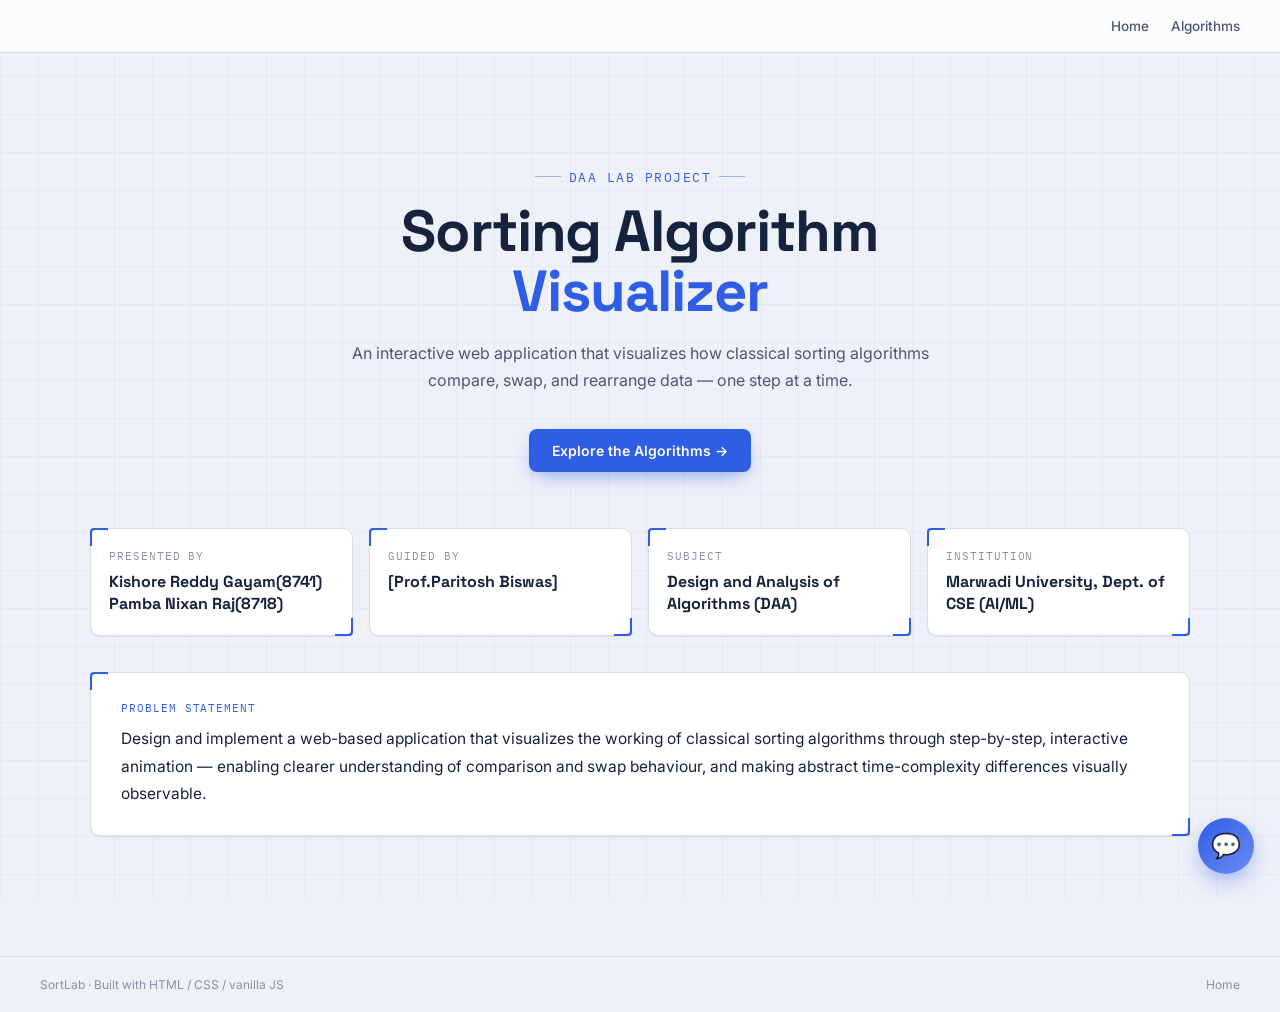
<file: index.html>
<!DOCTYPE html>
<html lang="en">
<head>
<meta charset="UTF-8">
<meta name="viewport" content="width=device-width, initial-scale=1.0">
<title>Sorting Algorithm Visualizer</title>
<link rel="preconnect" href="https://fonts.googleapis.com">
<link rel="preconnect" href="https://fonts.gstatic.com" crossorigin>
<link href="https://fonts.googleapis.com/css2?family=Space+Grotesk:wght@500;600;700&family=Inter:wght@400;500;600&family=IBM+Plex+Mono:wght@400;500;600&display=swap" rel="stylesheet">
<link rel="stylesheet" href="assets/style.css">
<script src="assets/data.js"></script>
<script>
  window.addEventListener('DOMContentLoaded', () => {
    document.getElementById('psText').textContent = PROJECT_INFO.problemStatement;
    document.getElementById('vStudent').textContent = PROJECT_INFO.studentName;
    document.getElementById('vFaculty').textContent = PROJECT_INFO.facultyName;
    document.getElementById('vSubject').textContent = PROJECT_INFO.subject;
    document.getElementById('vInstitution').textContent = PROJECT_INFO.institution;
  });
</script>
</head>
<body>

  <header class="site-header">
    <div></div>
    <nav class="nav-links">
      <a href="index.html">Home</a>
      <a href="algorithms.html">Algorithms</a>
    </nav>
  </header>

  <main class="page">
    <section class="cover-hero">
      <div class="cover-eyebrow">DAA Lab Project</div>
      <h1 class="cover-title">Sorting Algorithm<br><span class="accent">Visualizer</span></h1>
      <p class="cover-sub">An interactive web application that visualizes how classical sorting algorithms compare, swap, and rearrange data — one step at a time.</p>
      <div class="cover-actions">
        <a href="algorithms.html" class="btn btn-primary">Explore the Algorithms →</a>
      </div>

      <div class="info-grid">
        <div class="blueprint-panel info-card">
          <div class="label">Presented By</div>
          <div class="value" id="vStudent">—</div>
        </div>
        <div class="blueprint-panel info-card">
          <div class="label">Guided By</div>
          <div class="value" id="vFaculty">—</div>
        </div>
        <div class="blueprint-panel info-card">
          <div class="label">Subject</div>
          <div class="value" id="vSubject">—</div>
        </div>
        <div class="blueprint-panel info-card">
          <div class="label">Institution</div>
          <div class="value" id="vInstitution">—</div>
        </div>
      </div>

      <div class="blueprint-panel statement-panel">
        <div class="label">Problem Statement</div>
        <p id="psText">Loading…</p>
      </div>
    </section>
  </main>

  <footer class="site-footer">
    <span>SortLab · Built with HTML / CSS / vanilla JS</span>
    <span>Home</span>
  </footer>

  <!-- ---------------- SortLab assistant (rule-based, client-side chatbot) ---------------- -->
  <button class="chat-fab" id="chatFab" aria-label="Open SortLab assistant">💬</button>
  <div class="chat-window" id="chatWindow">
    <div class="chat-header">
      <div>
        <div class="title">SortLab Assistant</div>
        <div class="sub">ask about any algorithm</div>
      </div>
      <button class="chat-close" id="chatClose" aria-label="Close">✕</button>
    </div>
    <div class="chat-messages" id="chatMessages"></div>
    <div class="chat-suggestions" id="chatSuggestions"></div>
    <div class="chat-input-row">
      <input type="text" id="chatInput" placeholder="Ask a question or type an algorithm name…" autocomplete="off">
      <button id="chatSend">Send</button>
    </div>
  </div>

  <script src="assets/chatbot.js"></script>
</body>
</html>
</file>
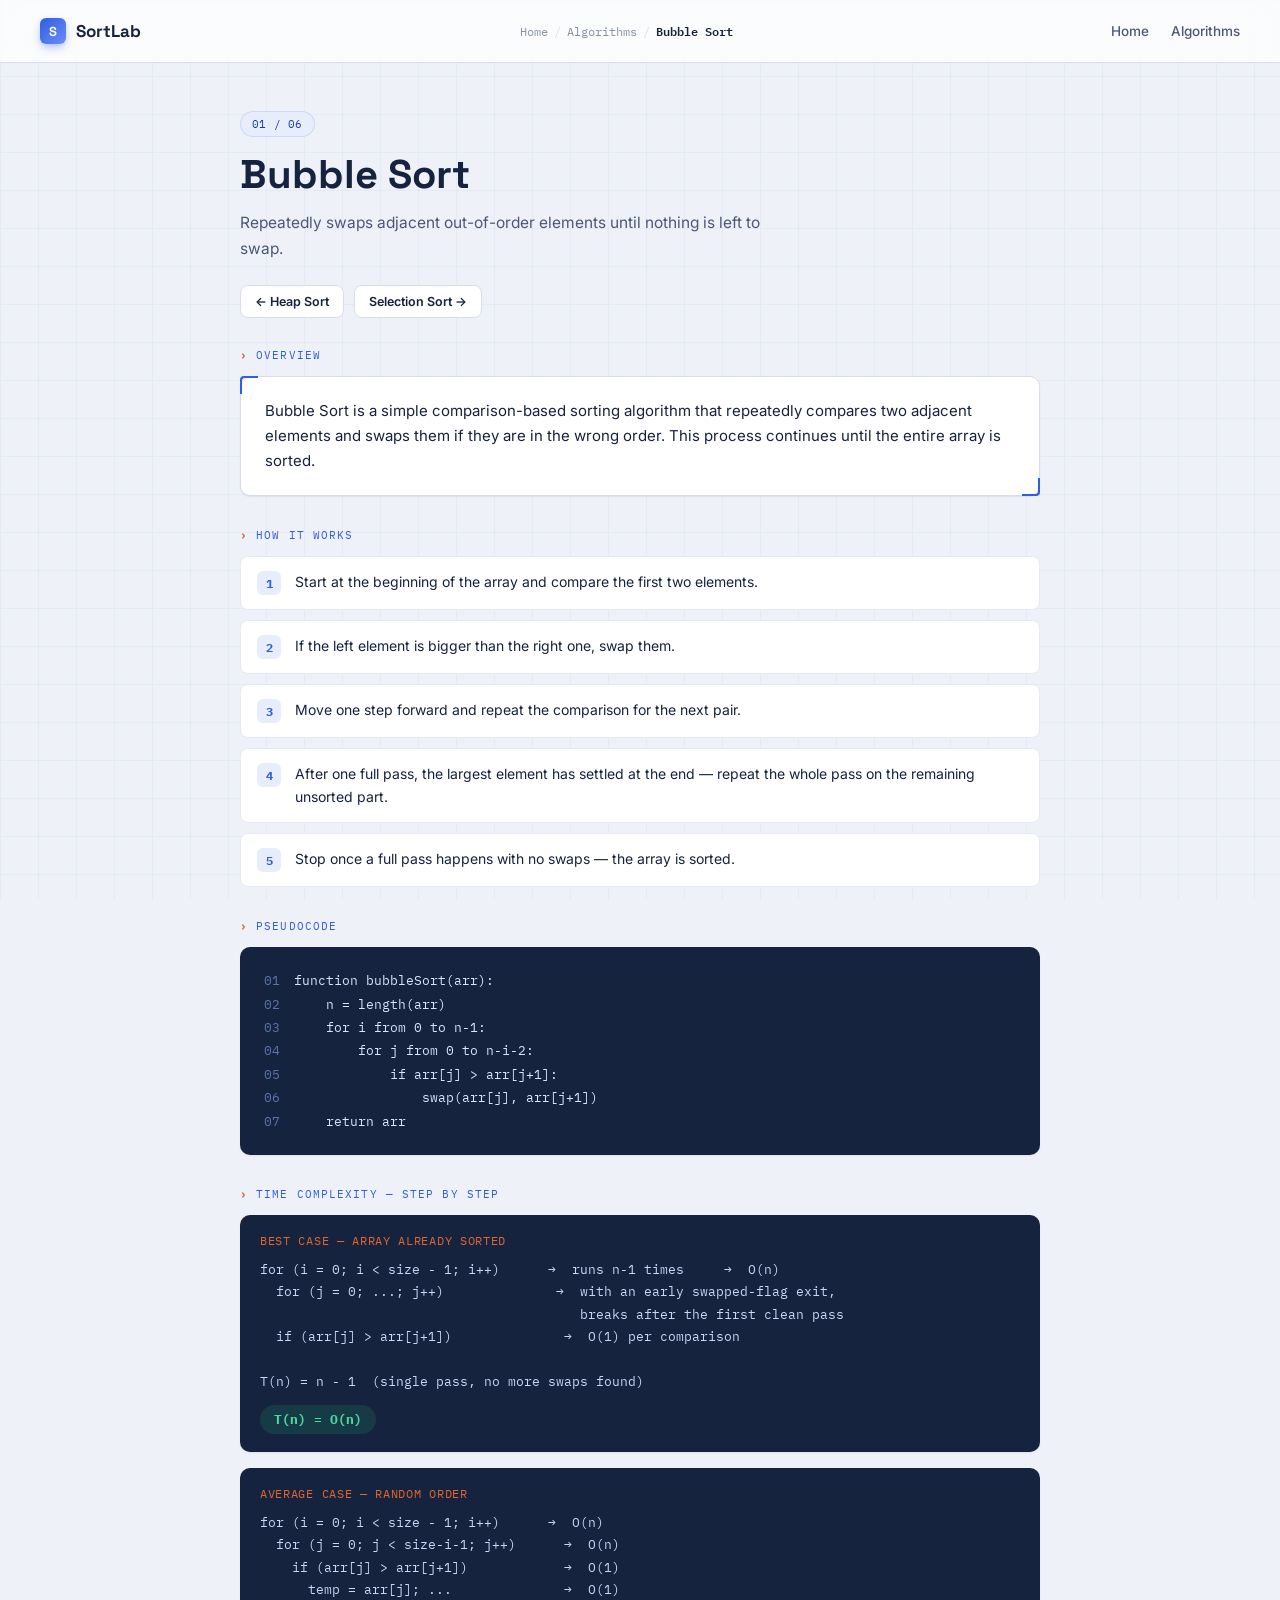
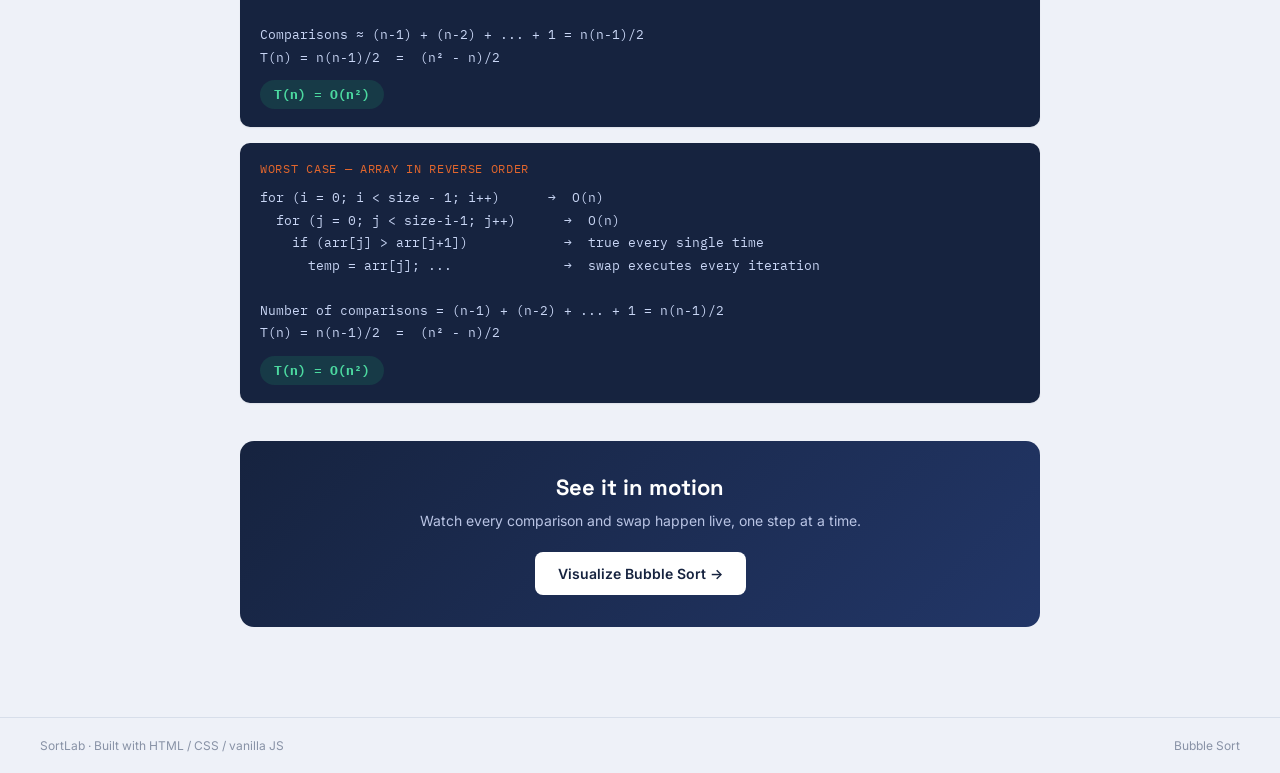
<file: algorithm.html>
<!DOCTYPE html>
<html lang="en">
<head>
<meta charset="UTF-8">
<meta name="viewport" content="width=device-width, initial-scale=1.0">
<title>Algorithm Detail — SortLab</title>
<link rel="preconnect" href="https://fonts.googleapis.com">
<link rel="preconnect" href="https://fonts.gstatic.com" crossorigin>
<link href="https://fonts.googleapis.com/css2?family=Space+Grotesk:wght@500;600;700&family=Inter:wght@400;500;600&family=IBM+Plex+Mono:wght@400;500;600&display=swap" rel="stylesheet">
<link rel="stylesheet" href="assets/style.css">
</head>
<body>

  <header class="site-header">
    <div class="logo"><span class="mark">S</span> SortLab</div>
    <div class="breadcrumb">
      <a href="index.html">Home</a><span class="sep">/</span>
      <a href="algorithms.html">Algorithms</a><span class="sep">/</span>
      <span class="current" id="crumbName">…</span>
    </div>
    <nav class="nav-links">
      <a href="index.html">Home</a>
      <a href="algorithms.html">Algorithms</a>
    </nav>
  </header>

  <main class="page page-narrow" id="content">
    <!-- filled by script -->
  </main>

  <footer class="site-footer">
    <span>SortLab · Built with HTML / CSS / vanilla JS</span>
    <span id="footTag">—</span>
  </footer>

<script src="assets/data.js"></script>
<script>
  function getAlgoSlug(){
    const params = new URLSearchParams(window.location.search);
    const slug = params.get('algo');
    return (slug && ALGO_DATA[slug]) ? slug : 'bubble';
  }

  window.addEventListener('DOMContentLoaded', () => {
    const slug = getAlgoSlug();
    const algo = ALGO_DATA[slug];
    document.title = `${algo.name} — SortLab`;
    document.getElementById('crumbName').textContent = algo.name;
    document.getElementById('footTag').textContent = algo.name;

    const idx = ALGO_LIST.indexOf(slug);
    const prevSlug = ALGO_LIST[(idx - 1 + ALGO_LIST.length) % ALGO_LIST.length];
    const nextSlug = ALGO_LIST[(idx + 1) % ALGO_LIST.length];

    const howStepsHtml = algo.howItWorks.map((step, i) => `
      <li>
        <span class="num">${i+1}</span>
        <span class="text">${step}</span>
      </li>
    `).join('');

    const derivOrder = ['best','avg','worst'];
    const deriv = algo.complexityDerivation || {};
    const derivHtml = derivOrder.map(k => {
      const d = deriv[k];
      if (!d) return '';
      return `
        <div class="deriv-block">
          <div class="deriv-label">${escapeHtml(d.label)}</div>
          <div class="deriv-lines">${d.lines.map(escapeHtml).join('\n')}</div>
          <div class="deriv-result">${escapeHtml(d.result)}</div>
        </div>`;
    }).join('');

    document.getElementById('content').innerHTML = `
      <div class="detail-hero">
        <div>
          <span class="pill">0${idx+1} / 06</span>
          <h1 style="margin-top:12px;">${algo.name}</h1>
          <p class="tagline">${algo.tagline}</p>
        </div>
        <div style="display:flex; gap:10px;">
          <a href="algorithm.html?algo=${prevSlug}" class="btn btn-outline btn-sm">← ${ALGO_DATA[prevSlug].name}</a>
          <a href="algorithm.html?algo=${nextSlug}" class="btn btn-outline btn-sm">${ALGO_DATA[nextSlug].name} →</a>
        </div>
      </div>

      <div class="section-block">
        <div class="label">Overview</div>
        <div class="blueprint-panel" style="padding:22px 24px;">
          <p style="color:var(--ink); font-size:15px;">${algo.description}</p>
        </div>
      </div>

      <div class="section-block">
        <div class="label">How It Works</div>
        <ul class="how-steps">${howStepsHtml}</ul>
      </div>

      <div class="section-block">
        <div class="label">Pseudocode</div>
        <div class="pseudocode">${algo.pseudocode.split('\n').map((line,i)=>`<span class="ln">${String(i+1).padStart(2,'0')}</span>${escapeHtml(line)}`).join('\n')}</div>
      </div>

      <div class="section-block">
        <div class="label">Time Complexity — Step by Step</div>
        <div class="deriv-grid">${derivHtml}</div>
      </div>

      <div class="detail-cta">
        <h2>See it in motion</h2>
        <p>Watch every comparison and swap happen live, one step at a time.</p>
        <a href="visualizer.html?algo=${slug}" class="btn btn-primary">Visualize ${algo.name} →</a>
      </div>
    `;
  });

  function escapeHtml(str){
    return str.replace(/&/g,'&amp;').replace(/</g,'&lt;').replace(/>/g,'&gt;');
  }
</script>

</body>
</html>
</file>
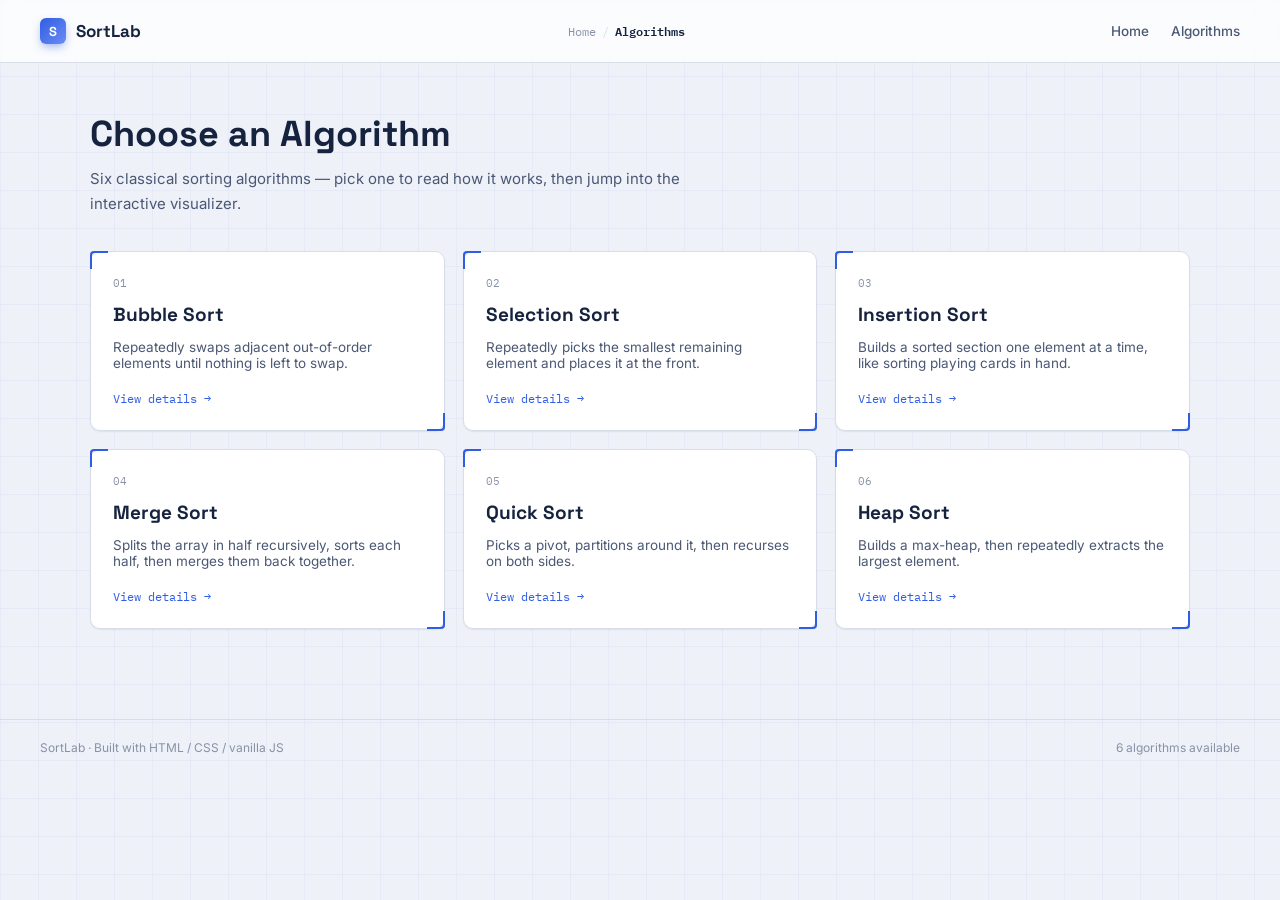
<file: algorithms.html>
<!DOCTYPE html>
<html lang="en">
<head>
<meta charset="UTF-8">
<meta name="viewport" content="width=device-width, initial-scale=1.0">
<title>Algorithms — SortLab</title>
<link rel="preconnect" href="https://fonts.googleapis.com">
<link rel="preconnect" href="https://fonts.gstatic.com" crossorigin>
<link href="https://fonts.googleapis.com/css2?family=Space+Grotesk:wght@500;600;700&family=Inter:wght@400;500;600&family=IBM+Plex+Mono:wght@400;500;600&display=swap" rel="stylesheet">
<link rel="stylesheet" href="assets/style.css">
</head>
<body>

  <header class="site-header">
    <div class="logo"><span class="mark">S</span> SortLab</div>
    <div class="breadcrumb">
      <a href="index.html">Home</a><span class="sep">/</span><span class="current">Algorithms</span>
    </div>
    <nav class="nav-links">
      <a href="index.html">Home</a>
      <a href="algorithms.html">Algorithms</a>
    </nav>
  </header>

  <main class="page">
    <div class="page-heading">
      <h1>Choose an Algorithm</h1>
      <p>Six classical sorting algorithms — pick one to read how it works, then jump into the interactive visualizer.</p>
    </div>

    <div class="algo-grid" id="algoGrid"></div>
  </main>

  <footer class="site-footer">
    <span>SortLab · Built with HTML / CSS / vanilla JS</span>
    <span>6 algorithms available</span>
  </footer>

<script src="assets/data.js"></script>
<script>
  window.addEventListener('DOMContentLoaded', () => {
    const grid = document.getElementById('algoGrid');
    ALGO_LIST.forEach((slug, idx) => {
      const algo = ALGO_DATA[slug];
      const card = document.createElement('a');
      card.href = `algorithm.html?algo=${slug}`;
      card.className = 'blueprint-panel algo-card';
      card.innerHTML = `
        <div class="index">0${idx+1}</div>
        <h3>${algo.name}</h3>
        <div class="tagline">${algo.tagline}</div>
        <div class="go">View details →</div>
      `;
      grid.appendChild(card);
    });
  });
</script>

</body>
</html>
</file>
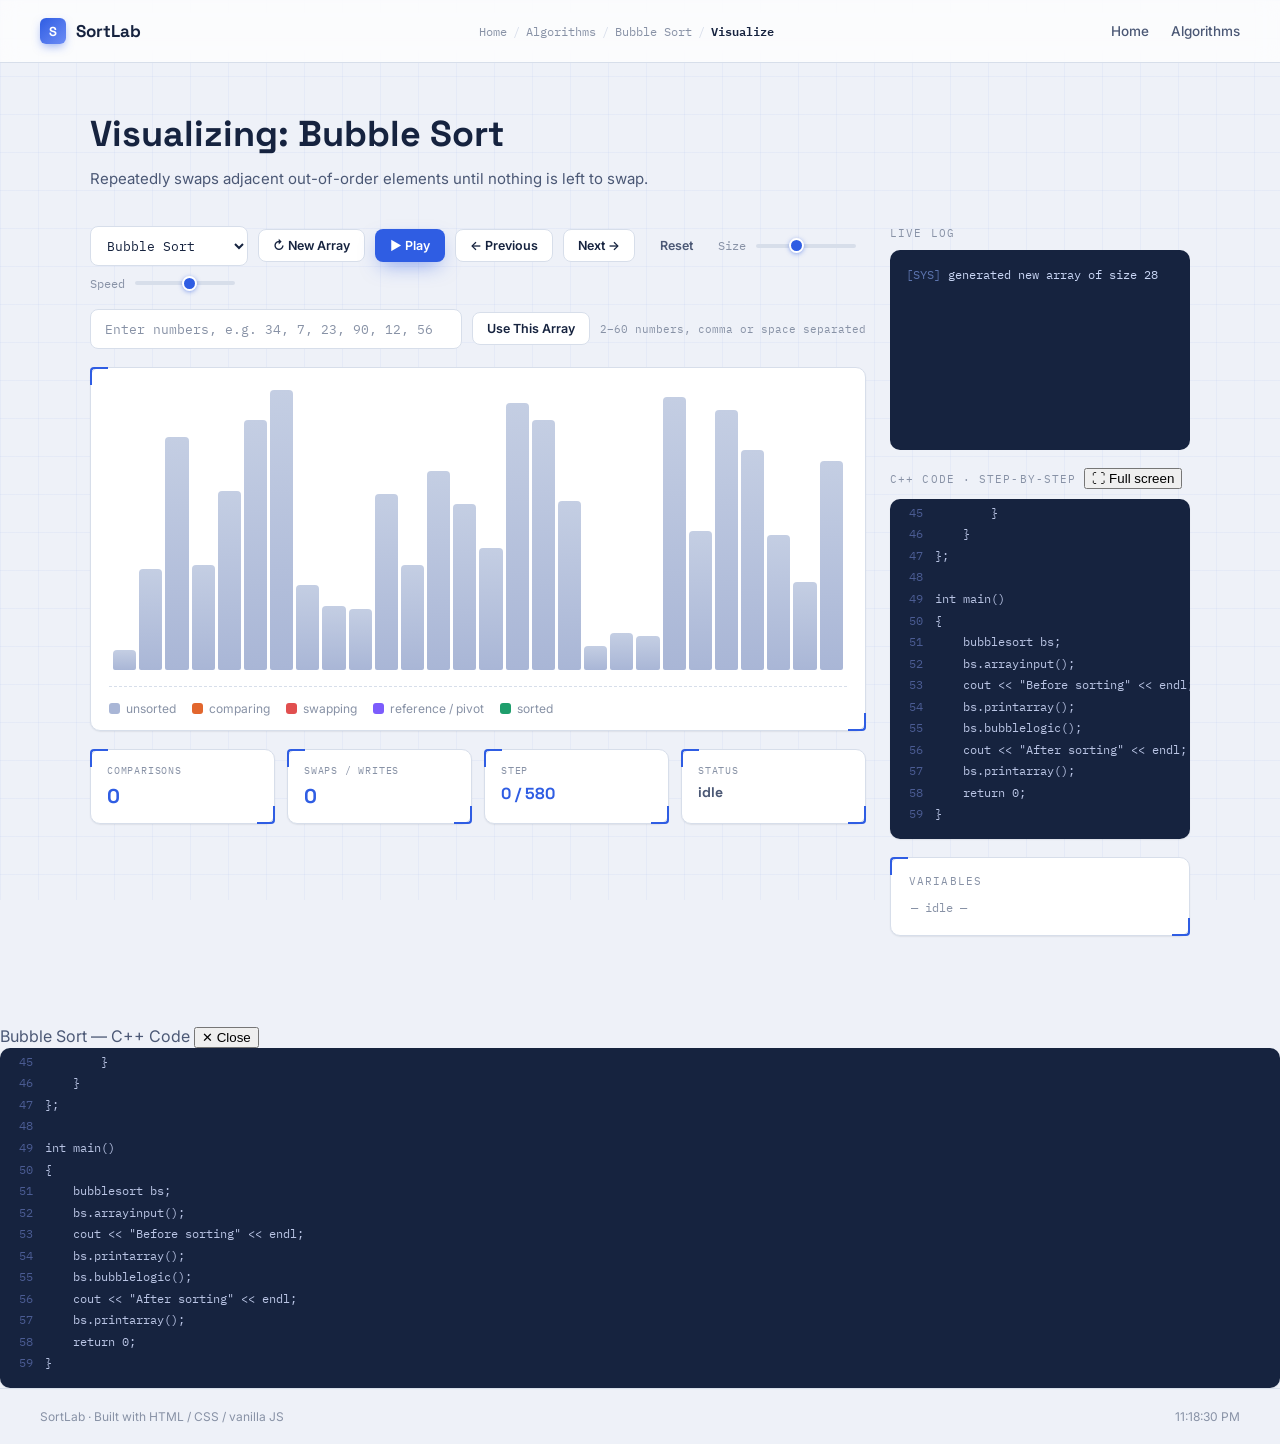
<file: visualizer.html>
<!DOCTYPE html>
<html lang="en">
<head>
<meta charset="UTF-8">
<meta name="viewport" content="width=device-width, initial-scale=1.0">
<title>Visualize — SortLab</title>
<link rel="preconnect" href="https://fonts.googleapis.com">
<link rel="preconnect" href="https://fonts.gstatic.com" crossorigin>
<link href="https://fonts.googleapis.com/css2?family=Space+Grotesk:wght@500;600;700&family=Inter:wght@400;500;600&family=IBM+Plex+Mono:wght@400;500;600&display=swap" rel="stylesheet">
<link rel="stylesheet" href="assets/style.css">
</head>
<body>

  <header class="site-header">
    <div class="logo"><span class="mark">S</span> SortLab</div>
    <div class="breadcrumb">
      <a href="index.html">Home</a><span class="sep">/</span>
      <a href="algorithms.html">Algorithms</a><span class="sep">/</span>
      <a href="#" id="crumbAlgoLink">…</a><span class="sep">/</span>
      <span class="current">Visualize</span>
    </div>
    <nav class="nav-links">
      <a href="index.html">Home</a>
      <a href="algorithms.html">Algorithms</a>
    </nav>
  </header>

  <main class="page">
    <div class="page-heading">
      <h1 id="pageTitle">Visualizing…</h1>
      <p id="pageTagline">—</p>
    </div>

    <div class="viz-grid">

      <!-- MAIN COLUMN -->
      <div>
        <div class="viz-toolbar">
          <select class="viz-select" id="algoSelect"></select>
          <button class="btn btn-outline btn-sm" id="generateBtn">↻ New Array</button>
          <button class="btn btn-primary btn-sm" id="playBtn">▶ Play</button>
          <button class="btn btn-outline btn-sm" id="stepBackBtn">← Previous</button>
          <button class="btn btn-outline btn-sm" id="stepFwdBtn">Next →</button>
          <button class="btn btn-ghost btn-sm" id="resetBtn">Reset</button>

          <div class="slider-group">
            <label for="sizeSlider">Size</label>
            <input type="range" id="sizeSlider" min="8" max="60" value="28">
          </div>
          <div class="slider-group">
            <label for="speedSlider">Speed</label>
            <input type="range" id="speedSlider" min="1" max="10" value="6">
          </div>
        </div>

        <div class="custom-input-row">
          <input type="text" id="customArrayInput" placeholder="Enter numbers, e.g. 34, 7, 23, 90, 12, 56" autocomplete="off">
          <button class="btn btn-outline btn-sm" id="useCustomBtn">Use This Array</button>
          <span class="input-hint" id="inputHint">2–60 numbers, comma or space separated</span>
        </div>

        <div class="blueprint-panel viz-frame">
          <div class="bars" id="bars"></div>
          <div class="legend">
            <div class="legend-item"><span class="swatch" style="background:#A9B6D6"></span>unsorted</div>
            <div class="legend-item"><span class="swatch" style="background:var(--amber)"></span>comparing</div>
            <div class="legend-item"><span class="swatch" style="background:var(--red-bar)"></span>swapping</div>
            <div class="legend-item"><span class="swatch" style="background:var(--violet-bar)"></span>reference / pivot</div>
            <div class="legend-item"><span class="swatch" style="background:var(--green)"></span>sorted</div>
          </div>
        </div>

        <div class="stats-row">
          <div class="blueprint-panel stat-box">
            <div class="stat-label">Comparisons</div>
            <div class="stat-value" id="statCompare">0</div>
          </div>
          <div class="blueprint-panel stat-box">
            <div class="stat-label">Swaps / Writes</div>
            <div class="stat-value" id="statSwap">0</div>
          </div>
          <div class="blueprint-panel stat-box">
            <div class="stat-label">Step</div>
            <div class="stat-value" id="statStep" style="font-size:16px;">0 / 0</div>
          </div>
          <div class="blueprint-panel stat-box">
            <div class="stat-label">Status</div>
            <div class="stat-value" id="statStatus" style="color:var(--slate); font-size:14px;">idle</div>
          </div>
        </div>
      </div>

      <!-- SIDE COLUMN -->
      <div class="side-stack">
        <div>
          <div class="section-label">Live Log</div>
          <div class="console" id="consoleLog"></div>
        </div>

        <div>
          <div class="section-label code-label-row">
            <span>C++ Code · step-by-step</span>
            <button class="code-expand-btn" id="codeExpandBtn" type="button">⛶ Full screen</button>
          </div>
          <div class="code-panel" id="codePanel"></div>
        </div>

        <div class="blueprint-panel vars-box" id="varsBox">
          <div class="section-label" style="margin-bottom:8px;">Variables</div>
          <div class="vars-grid" id="varsGrid"></div>
        </div>
      </div>

    </div>
  </main>

  <!-- ---------------- full-screen C++ code overlay ---------------- -->
  <div class="code-modal-backdrop" id="codeModalBackdrop">
    <div class="code-modal">
      <div class="code-modal-header">
        <span id="codeModalTitle">C++ Code</span>
        <button class="code-modal-close" id="codeModalClose" type="button">✕ Close</button>
      </div>
      <div class="code-panel code-panel-large" id="codePanelLarge"></div>
    </div>
  </div>

  <footer class="site-footer">
    <span>SortLab · Built with HTML / CSS / vanilla JS</span>
    <span id="clock">ready</span>
  </footer>

<script src="assets/data.js"></script>
<script src="assets/sorter.js"></script>
<script src="assets/codeviz.js"></script>
<script>
(function(){
  "use strict";

  function getAlgoSlugFromUrl(){
    const params = new URLSearchParams(window.location.search);
    const slug = params.get('algo');
    return (slug && ALGO_DATA[slug]) ? slug : 'bubble';
  }

  let currentAlgo = getAlgoSlugFromUrl();
  let array = [];
  let baseArraySnapshot = [];
  let steps = [];
  let stepIndex = 0;
  let playing = false;
  let playTimer = null;

  const els = {};
  ['bars','algoSelect','generateBtn','playBtn','stepBackBtn','stepFwdBtn','resetBtn',
   'sizeSlider','speedSlider','statCompare','statSwap','statStep','statStatus',
   'consoleLog','codePanel','codePanelLarge','codeExpandBtn','codeModalBackdrop','codeModalClose','codeModalTitle',
   'varsGrid','clock','customArrayInput','useCustomBtn','inputHint',
   'pageTitle','pageTagline','crumbAlgoLink'].forEach(id => els[id] = document.getElementById(id));

  function populateAlgoSelect(){
    els.algoSelect.innerHTML = ALGO_LIST.map(slug =>
      `<option value="${slug}" ${slug===currentAlgo?'selected':''}>${ALGO_DATA[slug].name}</option>`
    ).join('');
  }

  function refreshHeaderForAlgo(){
    const d = ALGO_DATA[currentAlgo];
    els.pageTitle.textContent = `Visualizing: ${d.name}`;
    els.pageTagline.textContent = d.tagline;
    els.crumbAlgoLink.textContent = d.name;
    els.crumbAlgoLink.href = `algorithm.html?algo=${currentAlgo}`;
    document.title = `Visualize ${d.name} — SortLab`;
    els.codeModalTitle.textContent = `${d.name} — C++ Code`;
    renderCodePanel(els.codePanel, currentAlgo);
    renderCodePanel(els.codePanelLarge, currentAlgo);
  }

  /* -------- variables mini panel (PythonTutor-style state view) -------- */
  function renderVars(step){
    if (!step){ els.varsGrid.innerHTML = `<div class="var-empty">— idle —</div>`; return; }
    const rows = [];
    if (step.type === 'compare' || step.type === 'swap'){
      rows.push(['i', step.i]); rows.push(['j', step.j]);
    } else if (step.type === 'overwrite'){
      rows.push(['k', step.i]); rows.push(['value', step.value]);
    } else if (step.type === 'pivot'){
      rows.push(['index', step.i]);
    } else if (step.type === 'sorted'){
      rows.push(['locked idx', step.i]);
    }
    els.varsGrid.innerHTML = rows.length
      ? rows.map(([k,v]) => `<div class="var-row"><span class="var-name">${k}</span><span class="var-val">${v}</span></div>`).join('')
      : `<div class="var-empty">— idle —</div>`;
  }

  // ---------------- array generation ----------------
  function generateArray(){
    const size = parseInt(els.sizeSlider.value, 10);
    array = Array.from({length:size}, () => Math.floor(Math.random()*95)+5);
    baseArraySnapshot = array.slice();
    rebuildStepsAndReset();
    logLine({kind:'sys', tag:'SYS', text:`generated new array of size ${size}`});
  }

  function rebuildStepsAndReset(){
    pause();
    steps = recordSortSteps(baseArraySnapshot, currentAlgo);
    goToStep(0, {clearLog:true});
  }

  // ---------------- rendering ----------------
  function renderBars(arr, highlight){
    highlight = highlight || {};
    els.bars.innerHTML = '';
    const maxVal = Math.max(...arr, 1);
    const sortedSet = highlight.sortedSet || new Set();
    arr.forEach((val, i) => {
      const bar = document.createElement('div');
      bar.className = 'bar';
      bar.style.height = (val / maxVal * 100) + '%';
      if (highlight.compare && highlight.compare.includes(i)) bar.classList.add('compare');
      if (highlight.swap && highlight.swap.includes(i)) bar.classList.add('swap');
      if (highlight.pivot && highlight.pivot.includes(i)) bar.classList.add('pivot');
      if (sortedSet.has(i)) bar.classList.add('sorted');
      els.bars.appendChild(bar);
    });
  }

  function updateStats(comparisons, swaps){
    els.statCompare.textContent = comparisons;
    els.statSwap.textContent = swaps;
    els.statStep.textContent = `${stepIndex} / ${steps.length}`;
  }

  function setStatus(text){ els.statStatus.textContent = text; }

  function clearConsole(){ els.consoleLog.innerHTML = ''; }

  function logLine(entry){
    const div = document.createElement('div');
    div.className = 'console-line ' + (entry.kind || '');
    div.innerHTML = entry.tag ? `<span class="tag">[${entry.tag}]</span> ${entry.text}` : entry.text;
    els.consoleLog.appendChild(div);
    els.consoleLog.scrollTop = els.consoleLog.scrollHeight;
  }

  // ---------------- core navigation: replay from scratch to step N ----------------
  // This makes "Previous" trivially correct: we just replay history up to N-1.
  function goToStep(n){
    n = Math.max(0, Math.min(steps.length, n));
    pause();

    const workingArr = baseArraySnapshot.slice();
    const sortedSet = new Set();
    let comparisons = 0, swaps = 0;
    let lastHighlight = {};

    clearConsole();

    for (let i=0;i<n;i++){
      const step = steps[i];
      if (step.type === 'compare'){
        comparisons++;
        lastHighlight = { compare:[step.i, step.j] };
      } else if (step.type === 'swap'){
        swaps++;
        const tmp = workingArr[step.i]; workingArr[step.i] = workingArr[step.j]; workingArr[step.j] = tmp;
        lastHighlight = { swap:[step.i, step.j] };
      } else if (step.type === 'overwrite'){
        swaps++;
        workingArr[step.i] = step.value;
        lastHighlight = { swap:[step.i] };
      } else if (step.type === 'sorted'){
        sortedSet.add(step.i);
        lastHighlight = {};
      } else if (step.type === 'pivot'){
        lastHighlight = { pivot:[step.i] };
      }
      const logEntry = stepLogLine(step);
      logLine(logEntry);
    }

    array = workingArr;
    stepIndex = n;
    lastHighlight.sortedSet = sortedSet;
    renderBars(array, lastHighlight);
    updateStats(comparisons, swaps);

    const lastStep = n > 0 ? steps[n-1] : null;
    highlightCodeLines(els.codePanel, currentAlgo, lastStep ? lastStep.type : null);
    highlightCodeLines(els.codePanelLarge, currentAlgo, lastStep ? lastStep.type : null);
    renderVars(lastStep);

    if (n >= steps.length){
      setStatus('sorted ✓');
      const fullSorted = new Set(array.map((_, i) => i));
      renderBars(array, { sortedSet: fullSorted });
    } else if (n === 0){
      setStatus('idle');
    } else {
      setStatus(playing ? 'running…' : 'paused');
    }
  }

  function stepForward(){ goToStep(stepIndex + 1); }
  function stepBackward(){ goToStep(stepIndex - 1); }

  function play(){
    if (playing || stepIndex >= steps.length) return;
    playing = true;
    els.playBtn.textContent = '⏸ Pause';
    setStatus('running…');
    tick();
  }

  function tick(){
    if (!playing) return;
    if (stepIndex >= steps.length){ pause(); return; }
    stepForward();
    if (stepIndex >= steps.length){ pause(); return; }
    const speed = parseInt(els.speedSlider.value, 10);
    const delay = 620 - speed * 55;
    playTimer = setTimeout(tick, Math.max(30, delay));
  }

  function pause(){
    playing = false;
    els.playBtn.textContent = '▶ Play';
    if (playTimer) clearTimeout(playTimer);
    if (stepIndex > 0 && stepIndex < steps.length) setStatus('paused');
  }

  // ---------------- custom array input ----------------
  function showInputHint(text, isError){
    els.inputHint.textContent = text;
    els.inputHint.classList.toggle('error', isError);
    els.customArrayInput.classList.toggle('input-error', isError);
  }

  function applyCustomArray(){
    const raw = els.customArrayInput.value.trim();
    if (!raw){ showInputHint('2–60 numbers, comma or space separated', false); return; }
    const parts = raw.split(/[\s,]+/).filter(Boolean);
    const nums = parts.map(p => Number(p));

    if (parts.length < 2 || parts.length > 60){ showInputHint('Enter between 2 and 60 numbers', true); return; }
    if (nums.some(n => Number.isNaN(n) || !Number.isFinite(n))){ showInputHint('Only numbers, comma or space separated please', true); return; }
    if (nums.some(n => n < 0 || n > 999)){ showInputHint('Keep numbers between 0 and 999', true); return; }

    baseArraySnapshot = nums.slice();
    els.sizeSlider.value = Math.min(60, Math.max(8, nums.length));
    rebuildStepsAndReset();
    logLine({kind:'sys', tag:'SYS', text:`custom array loaded (${nums.length} elements)`});
    showInputHint('2–60 numbers, comma or space separated', false);
  }

  // ---------------- UI wiring ----------------
  els.generateBtn.addEventListener('click', generateArray);
  els.playBtn.addEventListener('click', () => { playing ? pause() : play(); });
  els.stepFwdBtn.addEventListener('click', () => { pause(); stepForward(); });
  els.stepBackBtn.addEventListener('click', () => { pause(); stepBackward(); });
  els.resetBtn.addEventListener('click', () => { goToStep(0); logLine({kind:'sys', tag:'SYS', text:'playback reset'}); });
  els.sizeSlider.addEventListener('change', generateArray);
  els.useCustomBtn.addEventListener('click', applyCustomArray);
  els.customArrayInput.addEventListener('keydown', e => { if (e.key === 'Enter') applyCustomArray(); });

  els.algoSelect.addEventListener('change', () => {
    currentAlgo = els.algoSelect.value;
    const url = new URL(window.location);
    url.searchParams.set('algo', currentAlgo);
    window.history.replaceState({}, '', url);
    refreshHeaderForAlgo();
    rebuildStepsAndReset();
    logLine({kind:'sys', tag:'SYS', text:`switched algorithm to ${ALGO_DATA[currentAlgo].name}`});
  });

  els.codeExpandBtn.addEventListener('click', () => {
    els.codeModalBackdrop.classList.add('open');
    const activeLarge = els.codePanelLarge.querySelector('.code-line.active');
    if (activeLarge) activeLarge.scrollIntoView({ block:'center' });
  });
  els.codeModalClose.addEventListener('click', () => els.codeModalBackdrop.classList.remove('open'));
  els.codeModalBackdrop.addEventListener('click', (e) => {
    if (e.target === els.codeModalBackdrop) els.codeModalBackdrop.classList.remove('open');
  });
  document.addEventListener('keydown', (e) => {
    if (e.key === 'Escape') els.codeModalBackdrop.classList.remove('open');
  });

  function tickClock(){ els.clock.textContent = new Date().toLocaleTimeString(); }
  setInterval(tickClock, 1000);
  tickClock();

  // ---------------- init ----------------
  window.addEventListener('DOMContentLoaded', () => {
    populateAlgoSelect();
    refreshHeaderForAlgo();
    generateArray();
  });

})();
</script>

</body>
</html>
</file>
<file: assets/style.css>
/* =========================================================
   SortLab — shared theme
   "Technical notebook / blueprint" aesthetic
   ========================================================= */

:root{
  --bg:        #EEF1F8;
  --bg-soft:   #F6F8FC;
  --paper:     #FFFFFF;
  --ink:       #16233F;
  --slate:     #4B5875;
  --slate-dim: #8892A6;
  --line:      #D7DEEA;
  --line-soft: #E5EAF3;

  --blue:      #2F5DE3;
  --blue-dim:  #E8EDFB;
  --blue-ink:  #1A3AA6;

  --amber:     #E2662D;
  --amber-dim: #FCEAE0;

  --green:     #1E9E6C;
  --green-dim: #E3F5EC;
  --red-bar:   #E14F4F;
  --violet-bar:#7C5CFC;

  --font-display: 'Space Grotesk', sans-serif;
  --font-body:    'Inter', sans-serif;
  --font-mono:    'IBM Plex Mono', monospace;

  --radius: 10px;
  --shadow-sm: 0 1px 2px rgba(22,35,63,0.05), 0 1px 1px rgba(22,35,63,0.03);
  --shadow-md: 0 8px 24px -8px rgba(22,35,63,0.14);
  --shadow-lg: 0 24px 60px -18px rgba(22,35,63,0.22);
}

*{ box-sizing:border-box; }
html{ scroll-behavior:smooth; }
body{
  margin:0;
  background:var(--bg);
  color:var(--slate);
  font-family:var(--font-body);
  -webkit-font-smoothing:antialiased;
  min-height:100vh;
  position:relative;
}

/* faint blueprint grid across every page */
body::before{
  content:"";
  position:fixed;
  inset:0;
  pointer-events:none;
  z-index:0;
  background-image:
    linear-gradient(rgba(47,93,227,0.045) 1px, transparent 1px),
    linear-gradient(90deg, rgba(47,93,227,0.045) 1px, transparent 1px);
  background-size:38px 38px;
}

a{ color:inherit; text-decoration:none; }
h1,h2,h3{ font-family:var(--font-display); color:var(--ink); margin:0; }
p{ margin:0; line-height:1.65; }

/* ---------------- corner-bracket panel, the signature motif ---------------- */
.blueprint-panel{
  position:relative;
  background:var(--paper);
  border:1px solid var(--line);
  border-radius:var(--radius);
  box-shadow:var(--shadow-sm);
}
.blueprint-panel::before,
.blueprint-panel::after,
.blueprint-panel .bp-tl,
.blueprint-panel .bp-tr{ content:""; }
.blueprint-panel{ --bp-size:16px; }
.blueprint-panel::before{
  position:absolute; top:-1px; left:-1px;
  width:var(--bp-size); height:var(--bp-size);
  border-top:2px solid var(--blue); border-left:2px solid var(--blue);
  border-top-left-radius:4px;
}
.blueprint-panel::after{
  position:absolute; bottom:-1px; right:-1px;
  width:var(--bp-size); height:var(--bp-size);
  border-bottom:2px solid var(--blue); border-right:2px solid var(--blue);
  border-bottom-right-radius:4px;
}

/* ---------------- top nav ---------------- */
.site-header{
  position:relative;
  z-index:2;
  display:flex;
  align-items:center;
  justify-content:space-between;
  padding:18px 40px;
  border-bottom:1px solid var(--line);
  background:rgba(255,255,255,0.75);
  backdrop-filter:blur(10px);
  position:sticky;
  top:0;
}
.logo{
  display:flex;
  align-items:center;
  gap:10px;
  font-family:var(--font-display);
  font-weight:700;
  font-size:17px;
  color:var(--ink);
}
.logo .mark{
  width:26px; height:26px;
  border-radius:6px;
  background:linear-gradient(135deg, var(--blue), #6C8CF5);
  display:flex; align-items:center; justify-content:center;
  color:#fff; font-size:13px; font-weight:800;
  box-shadow:0 4px 10px -2px rgba(47,93,227,0.5);
}
.breadcrumb{
  display:flex;
  align-items:center;
  gap:6px;
  font-family:var(--font-mono);
  font-size:12px;
  color:var(--slate-dim);
  flex-wrap:wrap;
}
.breadcrumb a:hover{ color:var(--blue); }
.breadcrumb .sep{ color:var(--line); }
.breadcrumb .current{ color:var(--ink); font-weight:600; }

.nav-links{ display:flex; gap:22px; font-size:13.5px; font-weight:500; }
.nav-links a{ color:var(--slate); transition:color .15s ease; }
.nav-links a:hover{ color:var(--blue); }

/* ---------------- buttons ---------------- */
.btn{
  display:inline-flex;
  align-items:center;
  gap:8px;
  font-family:var(--font-body);
  font-weight:600;
  font-size:14px;
  padding:12px 22px;
  border-radius:8px;
  border:1px solid transparent;
  cursor:pointer;
  transition:transform .15s ease, box-shadow .15s ease, background .15s ease, border-color .15s ease;
}
.btn:hover{ transform:translateY(-1px); }
.btn-primary{
  background:var(--blue);
  color:#fff;
  box-shadow:0 8px 20px -6px rgba(47,93,227,0.55);
}
.btn-primary:hover{ background:var(--blue-ink); box-shadow:0 10px 26px -6px rgba(47,93,227,0.65); }
.btn-outline{
  background:var(--paper);
  color:var(--ink);
  border-color:var(--line);
}
.btn-outline:hover{ border-color:var(--blue); color:var(--blue); }
.btn-ghost{
  background:transparent;
  color:var(--slate);
  padding:10px 14px;
}
.btn-ghost:hover{ color:var(--blue); }
.btn:disabled{ opacity:0.4; cursor:not-allowed; transform:none; }
.btn-sm{ padding:8px 14px; font-size:12.5px; }

.pill{
  display:inline-flex;
  align-items:center;
  gap:6px;
  font-family:var(--font-mono);
  font-size:11px;
  letter-spacing:0.02em;
  padding:5px 11px;
  border-radius:999px;
  background:var(--blue-dim);
  color:var(--blue-ink);
  border:1px solid rgba(47,93,227,0.15);
}
.pill.amber{ background:var(--amber-dim); color:var(--amber); border-color:rgba(226,102,45,0.18); }
.pill.green{ background:var(--green-dim); color:var(--green); border-color:rgba(30,158,108,0.18); }

/* ---------------- layout shells ---------------- */
.page{
  position:relative;
  z-index:1;
  max-width:1180px;
  margin:0 auto;
  padding:48px 40px 90px;
}
.page-narrow{ max-width:880px; }

@media (max-width:720px){
  .site-header{ padding:14px 18px; }
  .page{ padding:28px 18px 60px; }
  .nav-links{ display:none; }
}

/* ---------------- footer ---------------- */
.site-footer{
  position:relative; z-index:1;
  border-top:1px solid var(--line);
  padding:20px 40px;
  font-size:12px;
  color:var(--slate-dim);
  display:flex;
  justify-content:space-between;
  flex-wrap:wrap;
  gap:8px;
}

/* ---------------- cover page ---------------- */
.cover-hero{
  padding:60px 0 30px;
  text-align:center;
}
.cover-eyebrow{
  font-family:var(--font-mono);
  font-size:12.5px;
  letter-spacing:0.12em;
  text-transform:uppercase;
  color:var(--blue);
  margin-bottom:16px;
  display:inline-flex;
  align-items:center;
  gap:8px;
}
.cover-eyebrow::before, .cover-eyebrow::after{
  content:"";
  width:26px; height:1px;
  background:var(--blue);
  opacity:0.4;
}
.cover-title{
  font-size:clamp(34px, 6vw, 58px);
  font-weight:700;
  letter-spacing:-0.02em;
  line-height:1.05;
  margin-bottom:18px;
}
.cover-title .accent{ color:var(--blue); }
.cover-sub{
  max-width:620px;
  margin:0 auto 34px;
  font-size:16px;
  color:var(--slate);
  line-height:1.7;
}
.cover-actions{ display:flex; justify-content:center; gap:14px; margin-bottom:56px; flex-wrap:wrap; }

.info-grid{
  display:grid;
  grid-template-columns:repeat(4, 1fr);
  gap:16px;
  margin-top:10px;
}
@media (max-width:820px){ .info-grid{ grid-template-columns:repeat(2,1fr); } }
.info-card{
  padding:20px 18px;
  text-align:left;
}
.info-card .label{
  font-family:var(--font-mono);
  font-size:10.5px;
  text-transform:uppercase;
  letter-spacing:0.09em;
  color:var(--slate-dim);
  margin-bottom:8px;
}
.info-card .value{
  font-family:var(--font-display);
  font-size:16px;
  font-weight:700;
  color:var(--ink);
  line-height:1.4;
}

.statement-panel{
  margin-top:36px;
  padding:28px 30px;
  text-align:left;
}
.statement-panel .label{
  font-family:var(--font-mono);
  font-size:10.5px;
  text-transform:uppercase;
  letter-spacing:0.09em;
  color:var(--blue);
  margin-bottom:10px;
}
.statement-panel p{ color:var(--ink); font-size:15.5px; line-height:1.75; }

/* ---------------- algorithm grid (list page) ---------------- */
.page-heading{ margin-bottom:34px; }
.page-heading h1{ font-size:clamp(26px,4vw,36px); margin-bottom:10px; }
.page-heading p{ color:var(--slate); font-size:15px; max-width:600px; }

.algo-grid{
  display:grid;
  grid-template-columns:repeat(3, 1fr);
  gap:18px;
}
@media (max-width:900px){ .algo-grid{ grid-template-columns:repeat(2,1fr); } }
@media (max-width:600px){ .algo-grid{ grid-template-columns:1fr; } }

.algo-card{
  padding:24px 22px;
  cursor:pointer;
  transition:transform .18s ease, box-shadow .18s ease, border-color .18s ease;
  display:flex;
  flex-direction:column;
  gap:12px;
  min-height:180px;
}
.algo-card:hover{
  transform:translateY(-4px);
  box-shadow:var(--shadow-md);
  border-color:rgba(47,93,227,0.35);
}
.algo-card .index{
  font-family:var(--font-mono);
  font-size:11px;
  color:var(--slate-dim);
}
.algo-card h3{ font-size:19px; }
.algo-card .tagline{ font-size:13.5px; color:var(--slate); flex:1; }
.algo-card .go{
  font-family:var(--font-mono);
  font-size:12px;
  color:var(--blue);
  display:flex;
  align-items:center;
  gap:6px;
}
.algo-card:hover .go{ gap:9px; }
.algo-card .go{ transition:gap .15s ease; }

/* ---------------- algorithm detail page ---------------- */
.detail-hero{
  display:flex;
  align-items:flex-start;
  justify-content:space-between;
  gap:24px;
  flex-wrap:wrap;
  margin-bottom:30px;
}
.detail-hero h1{ font-size:clamp(28px,4vw,40px); margin-bottom:10px; }
.detail-hero .tagline{ font-size:15.5px; color:var(--slate); max-width:560px; }

.section-block{ margin-bottom:32px; }
.section-block .label{
  font-family:var(--font-mono);
  font-size:11px;
  text-transform:uppercase;
  letter-spacing:0.1em;
  color:var(--blue);
  margin-bottom:14px;
  display:flex;
  align-items:center;
  gap:8px;
}
.section-block .label::before{ content:"›"; color:var(--amber); font-weight:700; }

.how-steps{
  list-style:none;
  margin:0; padding:0;
  display:flex;
  flex-direction:column;
  gap:10px;
}
.how-steps li{
  display:flex;
  gap:14px;
  align-items:flex-start;
  padding:14px 16px;
  background:var(--paper);
  border:1px solid var(--line-soft);
  border-radius:8px;
}
.how-steps .num{
  font-family:var(--font-mono);
  font-size:12px;
  font-weight:700;
  color:var(--blue);
  background:var(--blue-dim);
  width:24px; height:24px;
  border-radius:6px;
  display:flex; align-items:center; justify-content:center;
  flex-shrink:0;
}
.how-steps .text{ font-size:14px; color:var(--ink); line-height:1.6; }

.pseudocode{
  background:var(--ink);
  color:#D9E4FF;
  font-family:var(--font-mono);
  font-size:13px;
  line-height:1.8;
  padding:22px 24px;
  border-radius:10px;
  overflow-x:auto;
  white-space:pre;
  box-shadow:var(--shadow-sm);
}
.pseudocode .ln{ color:#5C74AE; margin-right:14px; user-select:none; }

.complexity-table{
  width:100%;
  border-collapse:collapse;
  font-size:13px;
  background:var(--paper);
  border-radius:10px;
  overflow:hidden;
}
.complexity-table th, .complexity-table td{
  text-align:left;
  padding:12px 16px;
  border-bottom:1px solid var(--line-soft);
}
.complexity-table th{
  font-family:var(--font-mono);
  font-size:10.5px;
  text-transform:uppercase;
  letter-spacing:0.06em;
  color:var(--slate-dim);
  background:var(--bg-soft);
}
.complexity-table tr:last-child td{ border-bottom:none; }
.complexity-table td.metric{ font-family:var(--font-mono); color:var(--ink); font-weight:600; }
.complexity-table tr.self td{ background:var(--blue-dim); }
.complexity-table tr.self td:first-child{ font-weight:700; color:var(--blue-ink); }

.detail-cta{
  margin-top:38px;
  padding:32px;
  text-align:center;
  background:linear-gradient(135deg, var(--ink), #223667);
  border-radius:14px;
  color:#fff;
}
.detail-cta h2{ color:#fff; font-size:22px; margin-bottom:8px; }
.detail-cta p{ color:#B9C4E4; font-size:14px; margin-bottom:20px; }
.detail-cta .btn-primary{ background:#fff; color:var(--ink); box-shadow:none; }
.detail-cta .btn-primary:hover{ background:#E8EDFB; }

/* ---------------- visualizer page ---------------- */
.viz-toolbar{
  display:flex;
  flex-wrap:wrap;
  align-items:center;
  gap:10px;
  margin-bottom:18px;
}
select.viz-select{
  font-family:var(--font-mono);
  font-size:12.5px;
  color:var(--ink);
  background:var(--paper);
  border:1px solid var(--line);
  border-radius:8px;
  padding:10px 12px;
  cursor:pointer;
}
.slider-group{
  display:flex;
  align-items:center;
  gap:8px;
  font-size:12px;
  color:var(--slate-dim);
  font-family:var(--font-mono);
}
input[type="range"]{
  -webkit-appearance:none;
  width:100px;
  height:4px;
  background:var(--line);
  border-radius:2px;
  outline:none;
}
input[type="range"]::-webkit-slider-thumb{
  -webkit-appearance:none;
  width:15px; height:15px;
  border-radius:50%;
  background:var(--blue);
  cursor:pointer;
  border:2px solid #fff;
  box-shadow:0 1px 4px rgba(47,93,227,0.5);
}

.custom-input-row{
  display:flex;
  align-items:center;
  gap:10px;
  flex-wrap:wrap;
  margin-bottom:18px;
}
#customArrayInput{
  flex:1;
  min-width:220px;
  font-family:var(--font-mono);
  font-size:12.5px;
  color:var(--ink);
  background:var(--paper);
  border:1px solid var(--line);
  border-radius:8px;
  padding:11px 14px;
  transition:border-color .15s ease, box-shadow .15s ease;
}
#customArrayInput::placeholder{ color:var(--slate-dim); }
#customArrayInput:focus{
  outline:none;
  border-color:var(--blue);
  box-shadow:0 0 0 3px rgba(47,93,227,0.12);
}
#customArrayInput.input-error{
  border-color:var(--red-bar);
  box-shadow:0 0 0 3px rgba(225,79,79,0.14);
}
.input-hint{ font-size:11px; color:var(--slate-dim); font-family:var(--font-mono); }
.input-hint.error{ color:var(--red-bar); }

.viz-frame{
  padding:22px 18px 14px;
}
.bars{
  height:280px;
  display:flex;
  align-items:flex-end;
  gap:3px;
  padding:0 4px;
}
.bar{
  flex:1;
  background:linear-gradient(180deg, #C4CEE3, #A9B6D6);
  border-radius:4px 4px 2px 2px;
  min-width:3px;
  transition:background .15s ease, transform .12s ease, box-shadow .15s ease;
}
.bar.compare{ background:linear-gradient(180deg, #FFCBA8, var(--amber)); box-shadow:0 0 12px rgba(226,102,45,0.4); }
.bar.swap{ background:linear-gradient(180deg, #FF9E9E, var(--red-bar)); transform:translateY(-4px); box-shadow:0 0 14px rgba(225,79,79,0.45); }
.bar.sorted{ background:linear-gradient(180deg, #6FDBAA, var(--green)); box-shadow:0 0 8px rgba(30,158,108,0.3); }
.bar.pivot{ background:linear-gradient(180deg, #B7A6FF, var(--violet-bar)); box-shadow:0 0 12px rgba(124,92,252,0.4); }

.legend{
  display:flex;
  flex-wrap:wrap;
  gap:16px;
  margin-top:16px;
  padding-top:14px;
  border-top:1px dashed var(--line);
  font-size:12px;
  color:var(--slate-dim);
}
.legend-item{ display:flex; align-items:center; gap:6px; }
.swatch{ width:11px; height:11px; border-radius:3px; display:inline-block; }

.stats-row{
  display:grid;
  grid-template-columns:repeat(4,1fr);
  gap:12px;
  margin-top:18px;
}
@media (max-width:640px){ .stats-row{ grid-template-columns:repeat(2,1fr); } }
.stat-box{ padding:14px 16px; }
.stat-label{
  font-family:var(--font-mono);
  font-size:10px;
  text-transform:uppercase;
  letter-spacing:0.08em;
  color:var(--slate-dim);
  margin-bottom:6px;
}
.stat-value{ font-family:var(--font-display); font-size:20px; font-weight:700; color:var(--blue); }

.console{
  height:200px;
  overflow-y:auto;
  background:var(--ink);
  border-radius:10px;
  padding:14px 16px;
  font-family:var(--font-mono);
  font-size:12px;
  line-height:1.75;
  color:#C9D6F5;
}
.console::-webkit-scrollbar{ width:6px; }
.console::-webkit-scrollbar-thumb{ background:#33447A; border-radius:3px; }
.console-line{ white-space:pre-wrap; word-break:break-word; }
.console-line .tag{ color:#5C74AE; }
.console-line.cmp .tag{ color:var(--amber); }
.console-line.swp .tag{ color:var(--red-bar); }
.console-line.srt .tag{ color:#4CD9A0; }
.console-line.ovw .tag{ color:#7FB2FF; }

.side-stack{ display:flex; flex-direction:column; gap:18px; }
.viz-grid{
  display:grid;
  grid-template-columns:1fr 300px;
  gap:24px;
  align-items:start;
}
@media (max-width:900px){ .viz-grid{ grid-template-columns:1fr; } }

.section-label{
  font-family:var(--font-mono);
  font-size:11px;
  text-transform:uppercase;
  letter-spacing:0.1em;
  color:var(--slate-dim);
  margin-bottom:10px;
}

/* ---------------- C++ code panel (PythonTutor-style step view) ---------------- */
.code-panel{
  height:340px;
  overflow-y:auto;
  background:var(--ink);
  border-radius:10px;
  padding:14px 0;
  font-family:var(--font-mono);
  font-size:11.5px;
  line-height:1.7;
  box-shadow:var(--shadow-sm);
}
.code-panel::-webkit-scrollbar{ width:6px; }
.code-panel::-webkit-scrollbar-thumb{ background:#33447A; border-radius:3px; }
.code-line{
  display:flex;
  gap:12px;
  padding:1px 16px;
  color:#B9C4E4;
  white-space:pre;
  border-left:3px solid transparent;
  transition:background .12s ease, border-color .12s ease;
}
.code-line .cln{ color:#4B5C93; user-select:none; flex-shrink:0; }
.code-line .ctext{ white-space:pre; }
.code-line.active{
  background:rgba(226,102,45,0.16);
  border-left-color:var(--amber);
  color:#FFE3D1;
}
.code-line.active .cln{ color:var(--amber); }

.vars-box{ padding:16px 18px; }
.vars-grid{
  display:flex;
  flex-direction:column;
  gap:6px;
}
.var-row{
  display:flex;
  justify-content:space-between;
  align-items:center;
  font-family:var(--font-mono);
  font-size:12.5px;
  padding:6px 10px;
  background:var(--bg-soft);
  border-radius:6px;
}
.var-name{ color:var(--slate); }
.var-val{ color:var(--blue-ink); font-weight:700; }
.var-empty{ font-family:var(--font-mono); font-size:12px; color:var(--slate-dim); padding:4px 2px; }

/* ---------------- complexity derivation (algorithm detail page) ---------------- */
.deriv-grid{
  display:grid;
  grid-template-columns:1fr;
  gap:16px;
}
.deriv-block{
  background:var(--ink);
  border-radius:10px;
  padding:18px 20px;
  box-shadow:var(--shadow-sm);
}
.deriv-block .deriv-label{
  font-family:var(--font-mono);
  font-size:11.5px;
  color:var(--amber);
  text-transform:uppercase;
  letter-spacing:0.06em;
  margin-bottom:10px;
}
.deriv-block .deriv-lines{
  font-family:var(--font-mono);
  font-size:12.5px;
  line-height:1.8;
  color:#C9D6F5;
  white-space:pre-wrap;
}
.deriv-block .deriv-result{
  margin-top:12px;
  display:inline-block;
  font-family:var(--font-mono);
  font-size:13px;
  font-weight:700;
  padding:6px 14px;
  border-radius:999px;
  background:rgba(30,158,108,0.18);
  color:#4CD9A0;
}

/* ---------------- chatbot widget ---------------- */
.chat-fab{
  position:fixed;
  bottom:26px; right:26px;
  z-index:50;
  width:56px; height:56px;
  border-radius:50%;
  background:linear-gradient(135deg, var(--blue), #6C8CF5);
  color:#fff;
  border:none;
  cursor:pointer;
  display:flex; align-items:center; justify-content:center;
  font-size:24px;
  box-shadow:0 10px 26px -6px rgba(47,93,227,0.55);
  transition:transform .15s ease;
}
.chat-fab:hover{ transform:translateY(-2px) scale(1.03); }

.chat-window{
  position:fixed;
  bottom:96px; right:26px;
  z-index:50;
  width:340px;
  max-width:calc(100vw - 40px);
  height:460px;
  max-height:calc(100vh - 140px);
  background:var(--paper);
  border:1px solid var(--line);
  border-radius:14px;
  box-shadow:var(--shadow-lg);
  display:none;
  flex-direction:column;
  overflow:hidden;
}
.chat-window.open{ display:flex; }
.chat-header{
  padding:14px 16px;
  background:var(--ink);
  color:#fff;
  display:flex;
  align-items:center;
  justify-content:space-between;
}
.chat-header .title{ font-family:var(--font-display); font-weight:700; font-size:14.5px; }
.chat-header .sub{ font-family:var(--font-mono); font-size:10.5px; color:#9FB0DA; }
.chat-close{ background:none; border:none; color:#9FB0DA; font-size:18px; cursor:pointer; line-height:1; }
.chat-close:hover{ color:#fff; }
.chat-messages{
  flex:1;
  overflow-y:auto;
  padding:14px;
  display:flex;
  flex-direction:column;
  gap:10px;
  background:var(--bg-soft);
}
.chat-messages::-webkit-scrollbar{ width:6px; }
.chat-messages::-webkit-scrollbar-thumb{ background:var(--line); border-radius:3px; }
.chat-msg{
  max-width:85%;
  padding:9px 12px;
  border-radius:10px;
  font-size:12.5px;
  line-height:1.55;
  white-space:pre-wrap;
}
.chat-msg.bot{
  align-self:flex-start;
  background:var(--paper);
  border:1px solid var(--line-soft);
  color:var(--ink);
  border-bottom-left-radius:3px;
}
.chat-msg.user{
  align-self:flex-end;
  background:var(--blue);
  color:#fff;
  border-bottom-right-radius:3px;
}
.chat-msg .go-link{
  display:inline-block;
  margin-top:6px;
  font-family:var(--font-mono);
  font-size:11px;
  color:var(--blue);
  text-decoration:underline;
  cursor:pointer;
}
.chat-input-row{
  display:flex;
  gap:8px;
  padding:10px;
  border-top:1px solid var(--line);
  background:var(--paper);
}
.chat-input-row input{
  flex:1;
  font-family:var(--font-body);
  font-size:12.5px;
  border:1px solid var(--line);
  border-radius:8px;
  padding:9px 12px;
  color:var(--ink);
}
.chat-input-row input:focus{ outline:none; border-color:var(--blue); box-shadow:0 0 0 3px rgba(47,93,227,0.12); }
.chat-input-row button{
  background:var(--blue);
  color:#fff;
  border:none;
  border-radius:8px;
  padding:0 14px;
  font-size:13px;
  cursor:pointer;
}
.chat-input-row button:hover{ background:var(--blue-ink); }
.chat-suggestions{
  display:flex;
  flex-wrap:wrap;
  gap:6px;
  padding:0 14px 10px;
  background:var(--bg-soft);
}
.chat-chip{
  font-family:var(--font-mono);
  font-size:10.5px;
  color:var(--blue-ink);
  background:var(--blue-dim);
  border:1px solid rgba(47,93,227,0.15);
  border-radius:999px;
  padding:5px 10px;
  cursor:pointer;
}
.chat-chip:hover{ background:#dbe4fb; }

@media (max-width:480px){
  .chat-window{ right:12px; left:12px; width:auto; bottom:88px; }
  .chat-fab{ right:16px; bottom:16px; }
}
</file>
